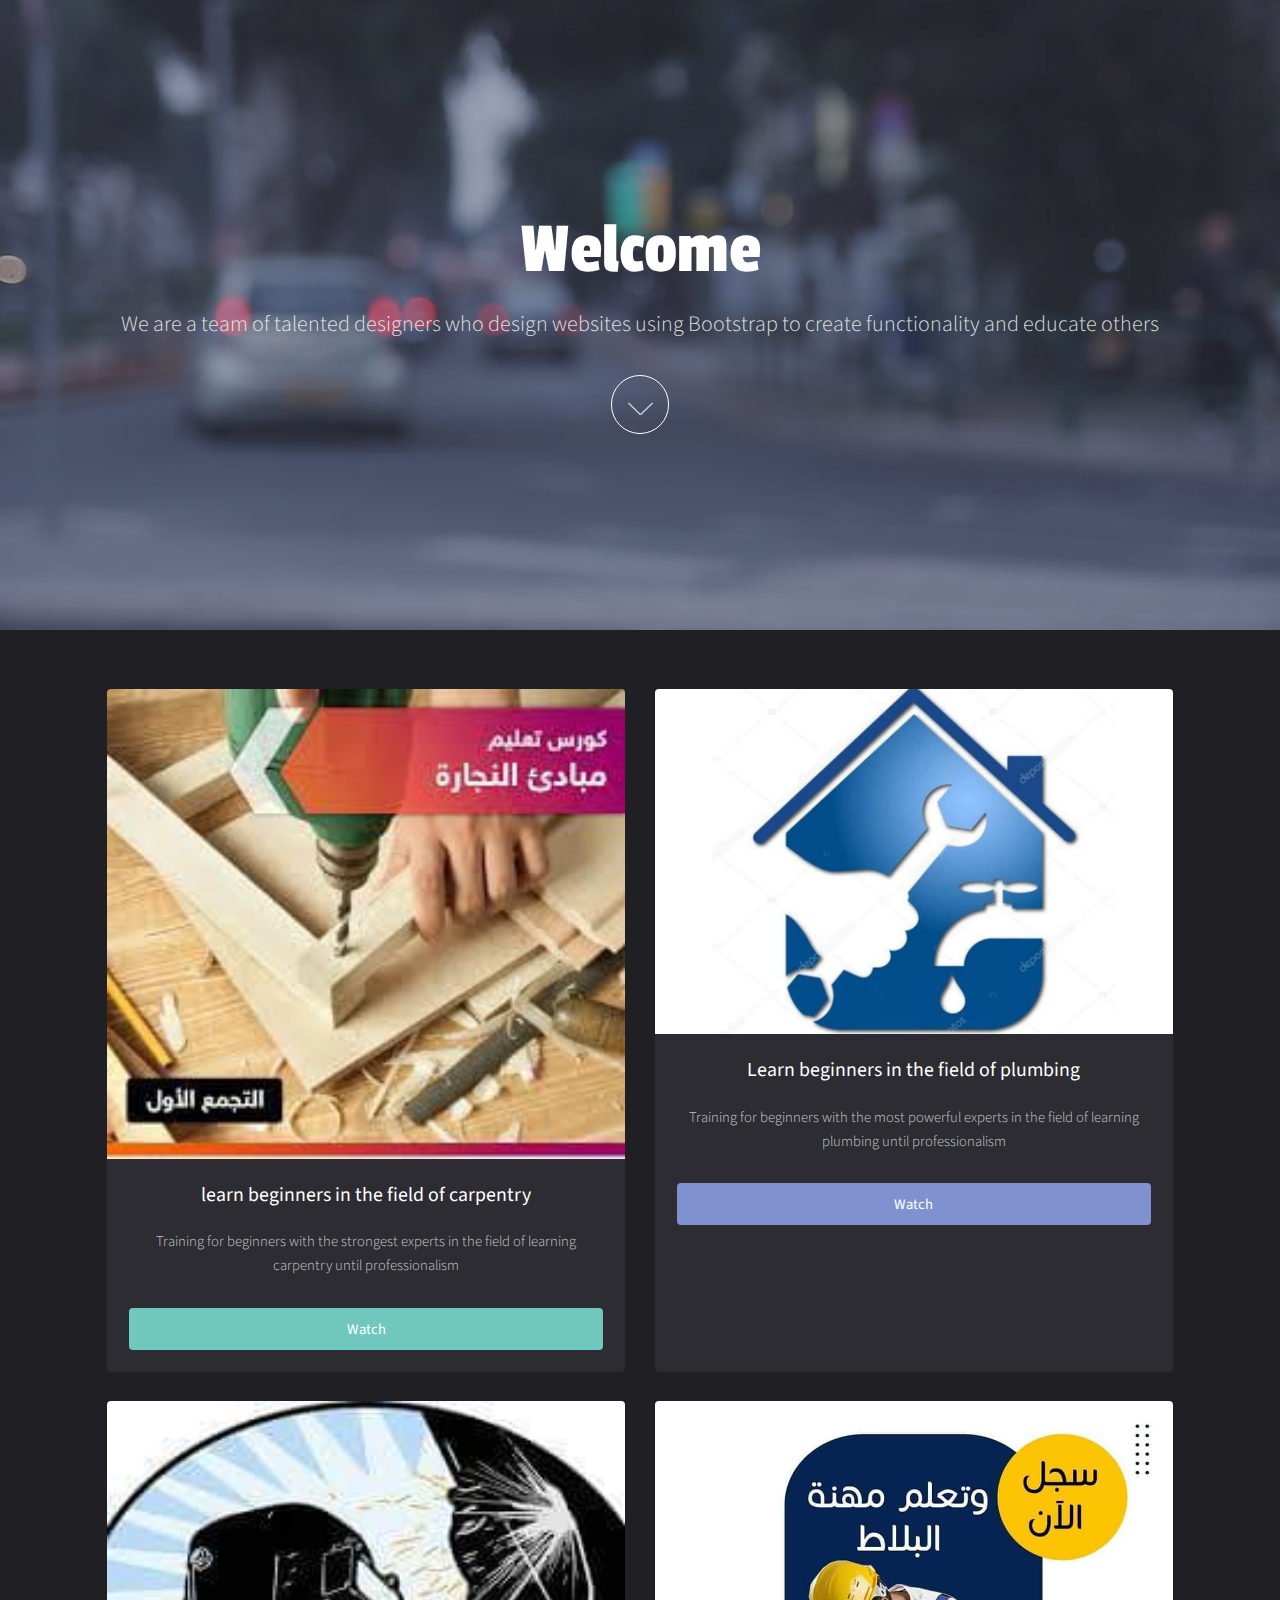
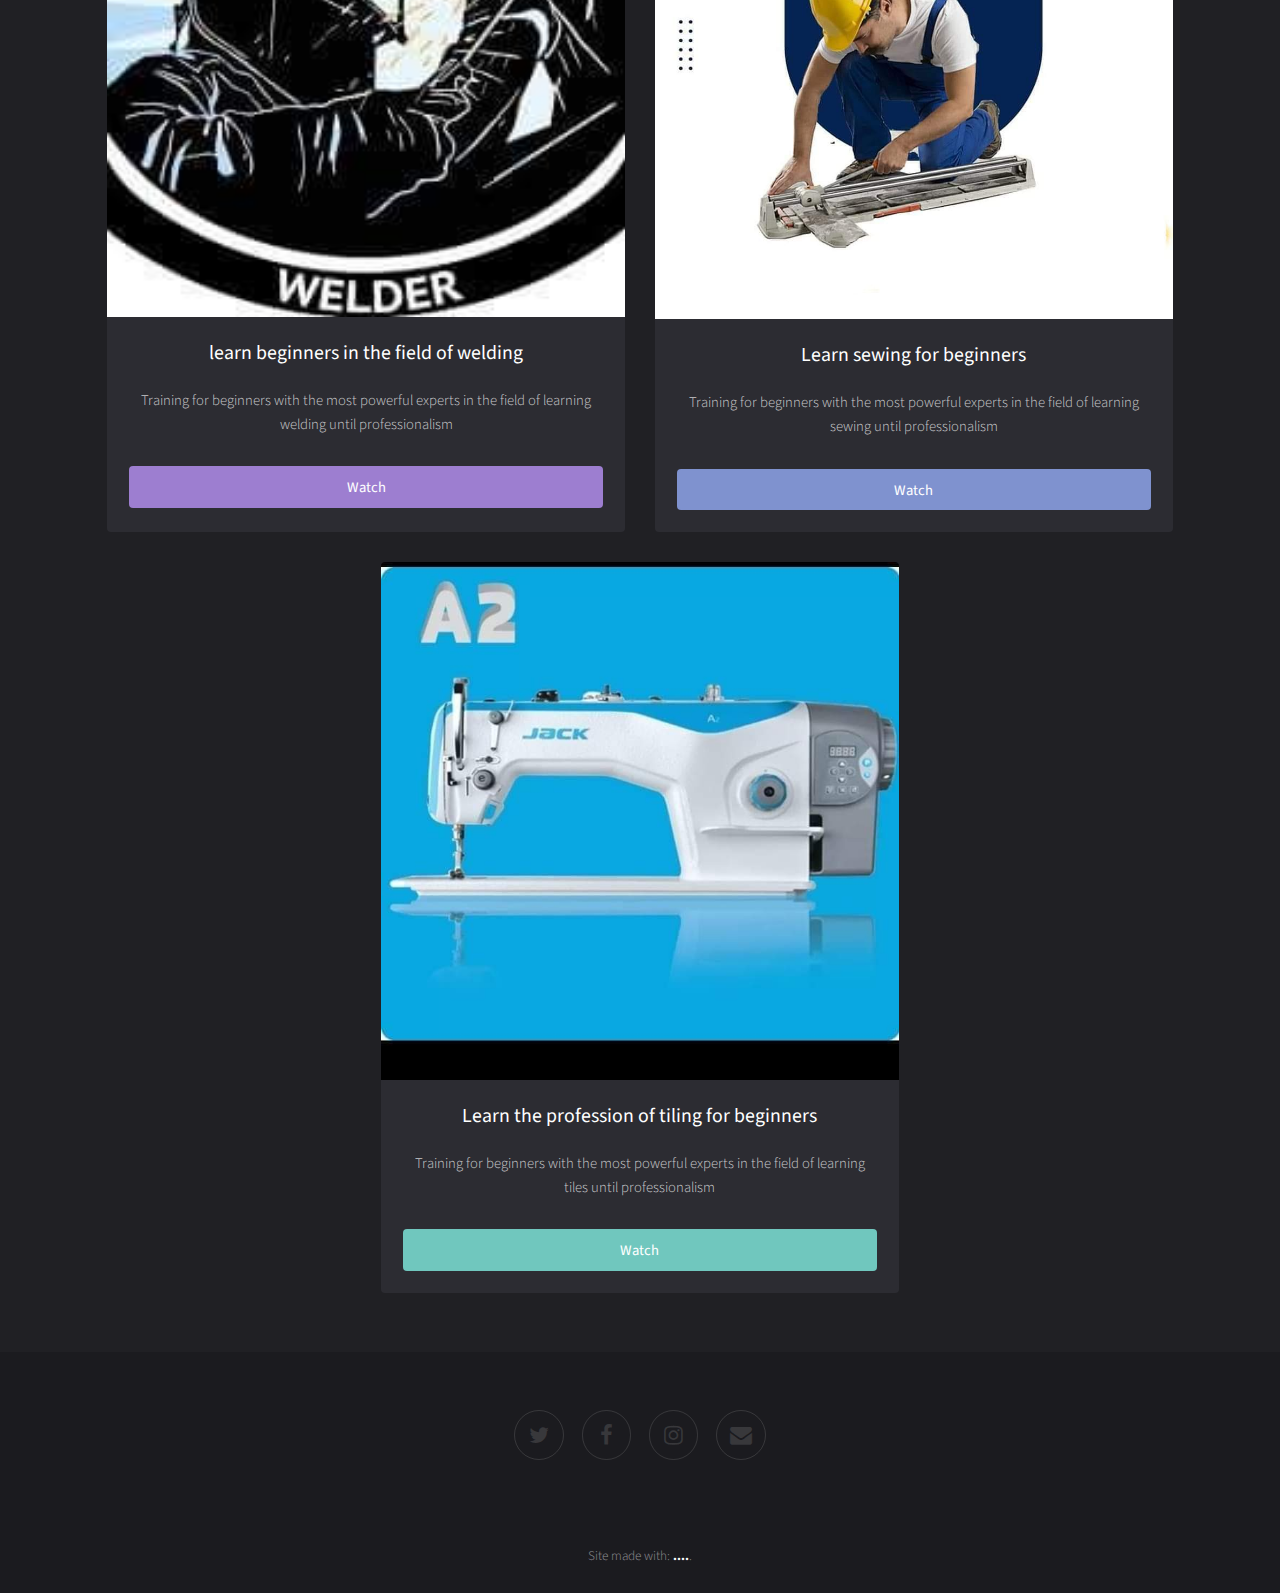
<file: index.html>
<!DOCTYPE HTML>
<!--
	Full Motion by TEMPLATED
	templated.co @templatedco
	Released for free under the Creative Commons Attribution 3.0 license (templated.co/license)-->
	<html><head><title>Hand-crafting education</title><meta charset="utf-8"><meta name="robots" content="index, follow, max-image-preview:large, max-snippet:-1, max-video-preview:-1"><meta name="viewport" content="width=device-width, initial-scale=1"><link rel="stylesheet" href="assets/css/main.css"></head><body id="top">
				<section id="banner" data-video="images/banner"><div class="inner">
						<header><h1>Welcome</h1>
							<p>We are a team of talented designers who design websites using Bootstrap to create functionality and educate others</p>
						</header><a href="#main" class="more">Learn More</a>
					</div>
				</section><!-- Main --><div id="main">
					<div class="inner">

					<!-- Boxes -->
						<div class="thumbnails">

							<div class="box">
								<a href="https://youtu.be/kw1FA0xfZAo?feature=shared" class="image fit"><img src="images/pic1.jpg" alt="" width="600" height="338"></a>
								<div class="inner">
									<h3> learn beginners in the field of carpentry</h3>
									<p>Training for beginners with the strongest experts in the field of learning carpentry until professionalism</p>
									<a href="https://youtu.be/kw1FA0xfZAo?feature=shared" class="button fit" data-poptrox="youtube,800x400">Watch</a>
								</div>
							</div>

							<div class="box">
								<a href="https://youtu.be/ZJVJN5pGqmg?feature=shared" class="image fit"><img src="images/pic2.jpg" alt="" width="600" height="338"></a>
								<div class="inner">
									<h3>Learn beginners in the field of plumbing</h3>
									<p>Training for beginners with the most powerful experts in the field of learning plumbing until professionalism</p>
									<a href="https://youtu.be/ZJVJN5pGqmg?feature=shared" class="button style2 fit" data-poptrox="youtube,800x400">Watch</a>
								</div>
							</div>

							<div class="box">
								<a href="https://youtu.be/-jP1TmxLHRQ?feature=shared" class="image fit"><img src="images/pic3.jpg" alt="" width="600" height="338"></a>
								<div class="inner">
									<h3>learn beginners in the field of  welding</h3>
									<p>Training for beginners with the most powerful experts in the field of learning welding until professionalism</p>
									<a href="https://youtu.be/-jP1TmxLHRQ?feature=shared" class="button style3 fit" data-poptrox="youtube,800x400">Watch</a>
								</div>
							</div>

							<div class="box">
								<a href="https://youtu.be/YIR6C5eexBw?feature=shared" class="image fit"><img src="images/pic4.jpg" alt="" width="600" height="338"></a>
								<div class="inner">
									<h3>Learn sewing for beginners</h3>
									<p>Training for beginners with the most powerful experts in the field of learning sewing until professionalism</p>
									<a href="https://youtu.be/YIR6C5eexBw?feature=shared" class="button style2 fit" data-poptrox="youtube,800x400">Watch</a>
								</div>
							</div>

							<div class="box">
								<a href="https://youtu.be/XFGLJeBGFVk?feature=shared" class="image fit"><img src="images/pic5.jpg" alt="" width="600" height="338"></a>
								<div class="inner">
									<h3>Learn the profession of tiling for beginners</h3>
									<p>Training for beginners with the most powerful experts in the field of learning tiles until professionalism</p>
									<a href="https://youtu.be/XFGLJeBGFVk?feature=shared" class="button fit" data-poptrox="youtube,800x400">Watch</a>
								</div>
							</div>

						</div>

					</div>
				</div>

			<!-- Footer -->
				<footer id="footer"><div class="inner">

						<ul class="icons"><li><a href="#" class="icon fa-twitter"><span class="label">Twitter</span></a></li>
							<li><a href="#" class="icon fa-facebook"><span class="label">Facebook</span></a></li>
							<li><a href="#" class="icon fa-instagram"><span class="label">Instagram</span></a></li>
							<li><a href="#" class="icon fa-envelope"><span class="label">Email</span></a></li>
						</ul></div>
				</footer><div class="copyright">
				Site made with: <a>....</a>.
			</div>

		<!-- Scripts -->
			<script src="assets/js/jquery.min.js"></script><script src="assets/js/jquery.scrolly.min.js"></script><script src="assets/js/jquery.poptrox.min.js"></script><script src="assets/js/skel.min.js"></script><script src="assets/js/util.js"></script><script src="assets/js/main.js"></script></body></html>
</file>
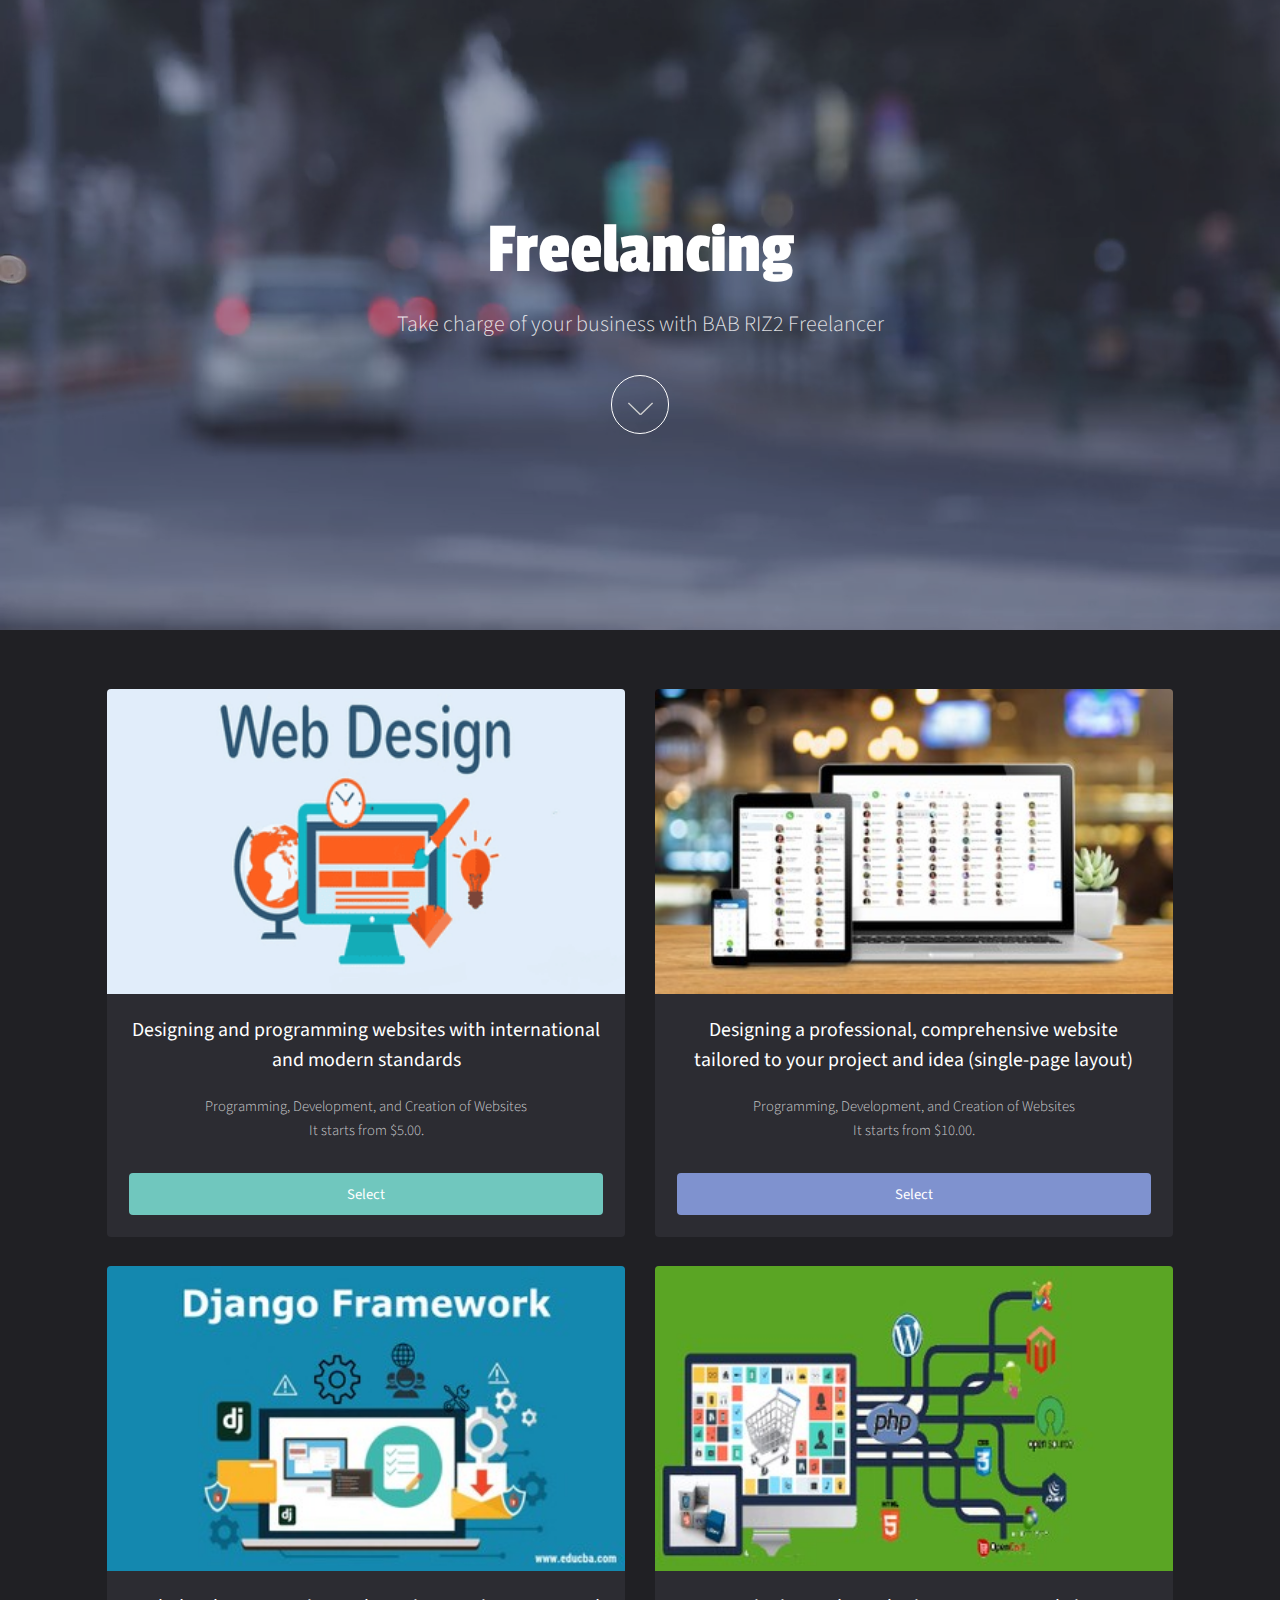
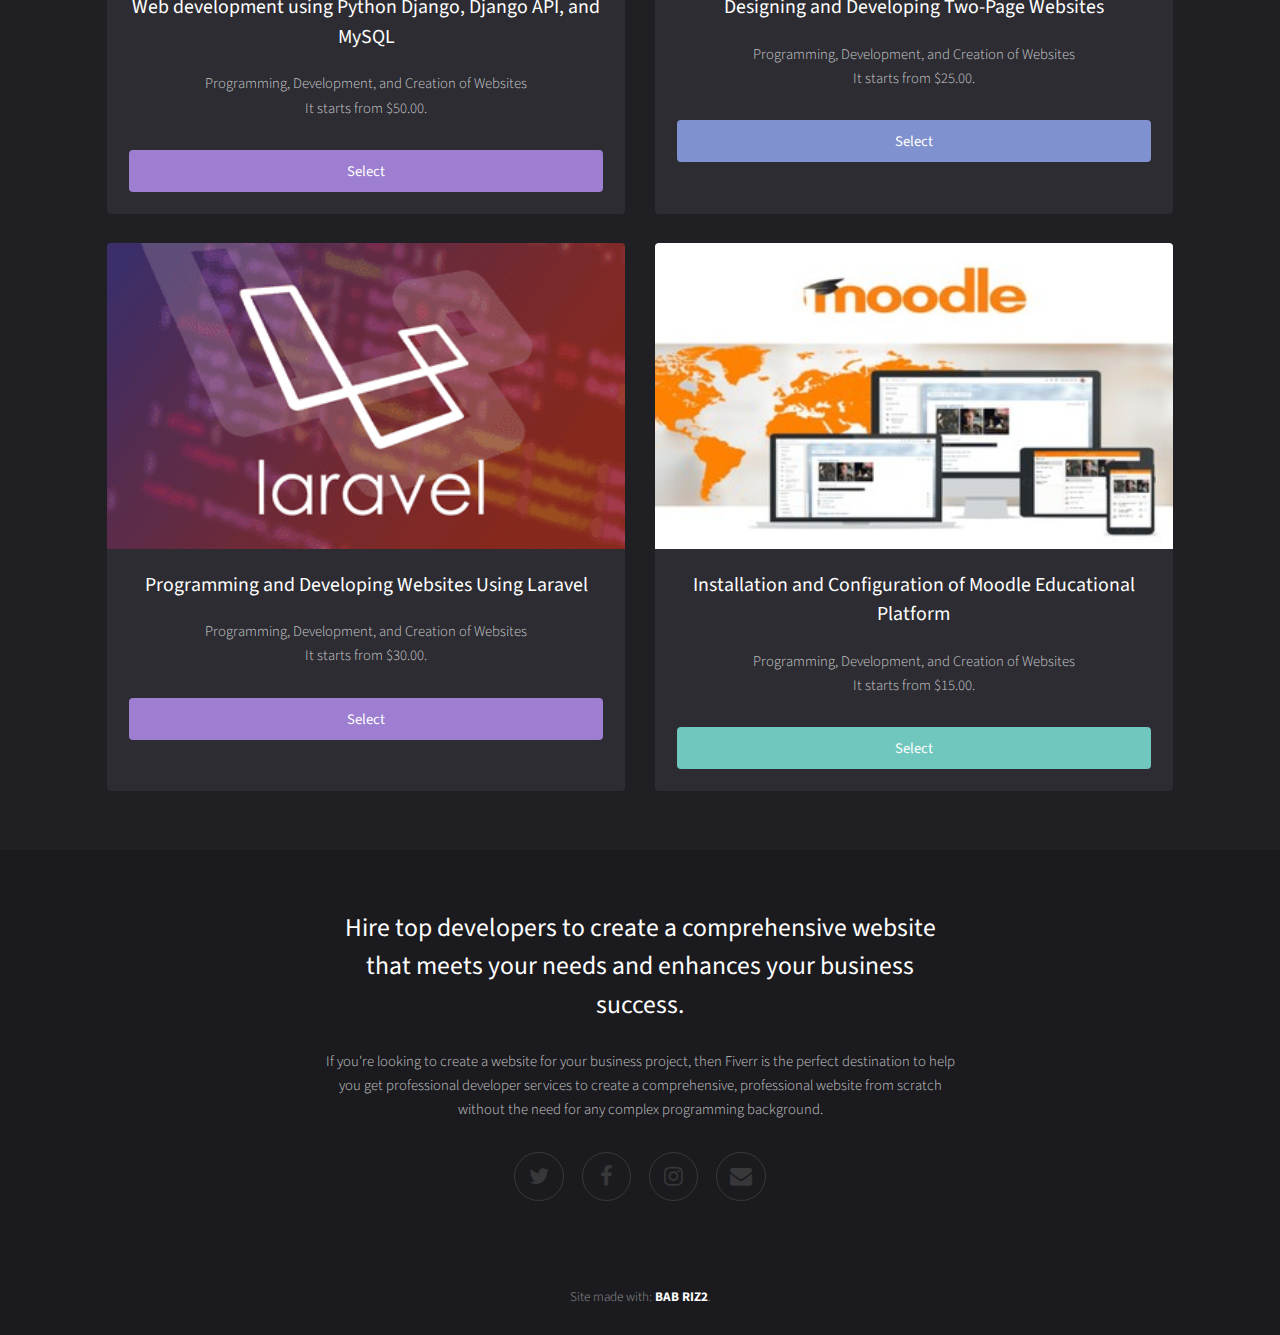
<file: freelancingN.html>
<!DOCTYPE html>
<!--
	Full Motion by TEMPLATED
	templated.co @templatedco
	Released for free under the Creative Commons Attribution 3.0 license (templated.co/license)
-->
<html>
  <head>
    <title>Freelancing</title>
    <meta charset="utf-8" />
    <meta
      name="robots"
      content="index, follow, max-image-preview:large, max-snippet:-1, max-video-preview:-1"
    />
    <meta name="viewport" content="width=device-width, initial-scale=1" />
    <link rel="stylesheet" href="assets/css/main.css" />
  </head>
  <body id="top">
    <!-- Banner -->
    <!--
				To use a video as your background, set data-video to the name of your video without
				its extension (eg. images/banner). Your video must be available in both .mp4 and .webm
				formats to work correctly.
			-->
    <section id="banner" data-video="images/banner">
      <div class="inner">
        <header>
          <h1>Freelancing</h1>
          <p>Take charge of your business with BAB RIZ2 Freelancer</p>
        </header>
        <a href="#main" class="more">Learn More</a>
      </div>
    </section>
    <!-- Main -->
    <div id="main">
      <div class="inner">
        <!-- Boxes -->
        <div class="thumbnails">
          <div class="box">
            <a href="https://youtu.be/s6zR2T9vn2c" class="image fit"
              ><img src="images/pic08.png" alt="" width="600" height="338"
            /></a>
            <div class="inner">
              <h3>
                Designing and programming websites with international and modern
                standards
              </h3>
              <p>
                Programming, Development, and Creation of Websites <br />
                It starts from $5.00.
              </p>
              <a
                href="https://youtu.be/s6zR2T9vn2c"
                class="button fit"
                data-poptrox="youtube,800x400"
                >Select</a
              >
            </div>
          </div>

          <div class="box">
            <a href="https://youtu.be/s6zR2T9vn2c" class="image fit"
              ><img src="images/pic010.jpg" alt="" width="600" height="338"
            /></a>
            <div class="inner">
              <h3>
                Designing a professional, comprehensive website tailored to your
                project and idea (single-page layout)
              </h3>
              <p>
                Programming, Development, and Creation of Websites <br />
                It starts from $10.00.
              </p>
              <a
                href="https://youtu.be/s6zR2T9vn2c"
                class="button style2 fit"
                data-poptrox="youtube,800x400"
                >Select</a
              >
            </div>
          </div>

          <div class="box">
            <a href="https://youtu.be/s6zR2T9vn2c" class="image fit"
              ><img src="images/pic09.jpg" alt="" width="600" height="338"
            /></a>
            <div class="inner">
              <h3>
                Web development using Python Django, Django API, and MySQL
              </h3>
              <p>
                Programming, Development, and Creation of Websites <br />
                It starts from $50.00.
              </p>
              <a
                href="https://youtu.be/s6zR2T9vn2c"
                class="button style3 fit"
                data-poptrox="youtube,800x400"
                >Select</a
              >
            </div>
          </div>

          <div class="box">
            <a href="https://youtu.be/s6zR2T9vn2c" class="image fit"
              ><img src="images/pic011.jpg" alt="" width="600" height="338"
            /></a>
            <div class="inner">
              <h3>Designing and Developing Two-Page Websites</h3>
              <p>
                Programming, Development, and Creation of Websites <br />
                It starts from $25.00.
              </p>
              <a
                href="https://youtu.be/s6zR2T9vn2c"
                class="button style2 fit"
                data-poptrox="youtube,800x400"
                >Select</a
              >
            </div>
          </div>

          <div class="box">
            <a href="https://youtu.be/s6zR2T9vn2c" class="image fit"
              ><img src="images/pic012.png" alt="" width="600" height="338"
            /></a>
            <div class="inner">
              <h3>Programming and Developing Websites Using Laravel</h3>
              <p>
                Programming, Development, and Creation of Websites <br />
                It starts from $30.00.
              </p>
              <a
                href="https://youtu.be/s6zR2T9vn2c"
                class="button style3 fit"
                data-poptrox="youtube,800x400"
                >Select</a
              >
            </div>
          </div>

          <div class="box">
            <a href="https://youtu.be/s6zR2T9vn2c" class="image fit"
              ><img src="images/pic013.jpg" alt="" width="600" height="338"
            /></a>
            <div class="inner">
              <h3>
                Installation and Configuration of Moodle Educational Platform
              </h3>
              <p>
                Programming, Development, and Creation of Websites <br />
                It starts from $15.00.
              </p>
              <a
                href="https://youtu.be/s6zR2T9vn2c"
                class="button fit"
                data-poptrox="youtube,800x400"
                >Select</a
              >
            </div>
          </div>
        </div>
      </div>
    </div>

    <!-- Footer -->
    <footer id="footer">
      <div class="inner">
        <h2>
          Hire top developers to create a comprehensive website that meets your
          needs and enhances your business success.
        </h2>
        <p>
          If you're looking to create a website for your business project, then
          Fiverr is the perfect destination to help you get professional
          developer services to create a comprehensive, professional website
          from scratch without the need for any complex programming background.
        </p>

        <ul class="icons">
          <li>
            <a href="#" class="icon fa-twitter"
              ><span class="label">Twitter</span></a
            >
          </li>
          <li>
            <a href="#" class="icon fa-facebook"
              ><span class="label">Facebook</span></a
            >
          </li>
          <li>
            <a href="#" class="icon fa-instagram"
              ><span class="label">Instagram</span></a
            >
          </li>
          <li>
            <a href="#" class="icon fa-envelope"
              ><span class="label">Email</span></a
            >
          </li>
        </ul>
      </div>
    </footer>
    <div class="copyright">
      Site made with: <a href="https://templated.co/">BAB RIZ2</a>.
    </div>

    <!-- Scripts -->
    <script src="assets/js/jquery.min.js"></script>
    <script src="assets/js/jquery.scrolly.min.js"></script>
    <script src="assets/js/jquery.poptrox.min.js"></script>
    <script src="assets/js/skel.min.js"></script>
    <script src="assets/js/util.js"></script>
    <script src="assets/js/main.js"></script>
  </body>
</html>
</file>
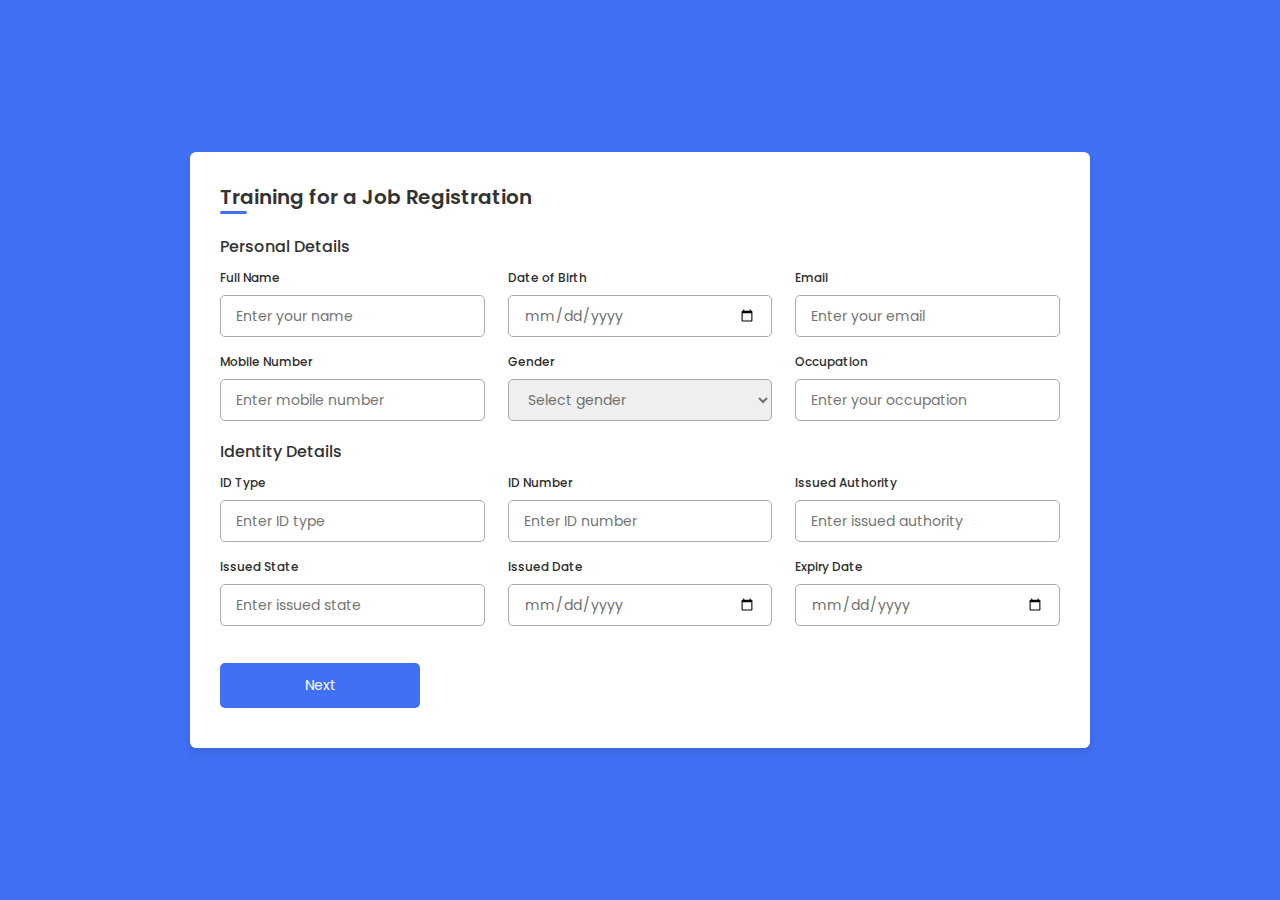
<file: Registration Form/traniang.html>
<!DOCTYPE html>
<html lang="en">
<head>
    <meta charset="UTF-8">
    <meta http-equiv="X-UA-Compatible" content="IE=edge">
    <meta name="viewport" content="width=device-width, initial-scale=1.0">
    <link rel="stylesheet" href="style.css">
    <link rel="stylesheet" href="https://unicons.iconscout.com/release/v4.0.0/css/line.css">
    <title>Registration Form - BAB REZ2</title> 
</head>
<body>
    <div class="container">
        <header>Training for a Job Registration</header>
        <form action="#">
            <div class="form first">
                <div class="details personal">
                    <span class="title">Personal Details</span>
                    <div class="fields">
                        <div class="input-field">
                            <label>Full Name</label>
                            <input type="text" placeholder="Enter your name" required>
                        </div>
                        <div class="input-field">
                            <label>Date of Birth</label>
                            <input type="date" placeholder="Enter birth date" required>
                        </div>
                        <div class="input-field">
                            <label>Email</label>
                            <input type="email" placeholder="Enter your email" required>
                        </div>
                        <div class="input-field">
                            <label>Mobile Number</label>
                            <input type="tel" placeholder="Enter mobile number" required>
                        </div>
                        <div class="input-field">
                            <label>Gender</label>
                            <select required>
                                <option disabled selected>Select gender</option>
                                <option>Male</option>
                                <option>Female</option>
                                <option>Others</option>
                            </select>
                        </div>
                        <div class="input-field">
                            <label>Occupation</label>
                            <input type="text" placeholder="Enter your occupation" required>
                        </div>
                    </div>
                </div>
                <div class="details ID">
                    <span class="title">Identity Details</span>
                    <div class="fields">
                        <div class="input-field">
                            <label>ID Type</label>
                            <input type="text" placeholder="Enter ID type" required>
                        </div>
                        <div class="input-field">
                            <label>ID Number</label>
                            <input type="number" placeholder="Enter ID number" required>
                        </div>
                        <div class="input-field">
                            <label>Issued Authority</label>
                            <input type="text" placeholder="Enter issued authority" required>
                        </div>
                        <div class="input-field">
                            <label>Issued State</label>
                            <input type="text" placeholder="Enter issued state" required>
                        </div>
                        <div class="input-field">
                            <label>Issued Date</label>
                            <input type="date" placeholder="Enter your issued date" required>
                        </div>
                        <div class="input-field">
                            <label>Expiry Date</label>
                            <input type="date" placeholder="Enter expiry date" required>
                        </div>
                    </div>
                    <button class="nextBtn">
                        <span class="btnText">Next</span>
                        <i class="uil uil-navigator"></i>
                    </button>
                </div>
            </div>
            <div class="form second">
                <div class="details address">
                    <span class="title">Address Details</span>
                    <div class="fields">
                        <div class="input-field">
                            <label>Address Type</label>
                            <input type="text" placeholder="Permanent or Temporary" required>
                        </div>
                        <div class="input-field">
                            <label>Nationality</label>
                            <input type="text" placeholder="Enter nationality" required>
                        </div>
                        <div class="input-field">
                            <label>State</label>
                            <input type="text" placeholder="Enter your state" required>
                        </div>
                        <div class="input-field">
                            <label>District</label>
                            <input type="text" placeholder="Enter your district" required>
                        </div>
                        <div class="input-field">
                            <label>Block Number</label>
                            <input type="number" placeholder="Enter block number" required>
                        </div>
                        <div class="input-field">
                            <label>Ward Number</label>
                            <input type="number" placeholder="Enter ward number" required>
                        </div>
                    </div>
                </div>
                <div class="details family">
                    <span class="title">Family Details</span>
                    <div class="fields">
                        <div class="input-field">
                            <label>Father Name</label>
                            <input type="text" placeholder="Enter father name" required>
                        </div>
                        <div class="input-field">
                            <label>Mother Name</label>
                            <input type="text" placeholder="Enter mother name" required>
                        </div>
                        <div class="input-field">
                            <label>Grandfather</label>
                            <input type="text" placeholder="Enter grandfather name" required>
                        </div>
                        <div class="input-field">
                            <label>Spouse Name</label>
                            <input type="text" placeholder="Enter spouse name" required>
                        </div>
                        <div class="input-field">
                            <label>Father in Law</label>
                            <input type="text" placeholder="Father in law name" required>
                        </div>
                        <div class="input-field">
                            <label>Mother in Law</label>
                            <input type="text" placeholder="Mother in law name" required>
                        </div>
                    </div>
                    <div class="buttons">
                        <div class="backBtn">
                            <i class="uil uil-navigator"></i>
                            <span class="btnText">Back</span>
                        </div>
                        <button class="submitBtn">
                            <span class="btnText">Submit</span>
                            <i class="uil uil-navigator"></i>
                        </button>
                    </div>
                </div> 
            </div>
        </form>
    </div>
    <script src="script.js"></script>
</body>
</html>
</file>
<file: Registration Form/style.css>
@import url('https://fonts.googleapis.com/css2?family=Poppins:wght@200;300;400;500;600&display=swap');

* {
    margin: 0;
    padding: 0;
    box-sizing: border-box;
    font-family: 'Poppins', sans-serif;
}

body {
    min-height: 100vh;
    display: flex;
    align-items: center;
    justify-content: center;
    background: #4070f4;
}

.container {
    position: relative;
    max-width: 900px;
    width: 100%;
    border-radius: 6px;
    padding: 30px;
    margin: 0 15px;
    background-color: #fff;
    box-shadow: 0 5px 10px rgba(0, 0, 0, 0.1);
}

.container header {
    position: relative;
    font-size: 20px;
    font-weight: 600;
    color: #333;
}

.container header::before {
    content: "";
    position: absolute;
    left: 0;
    bottom: -2px;
    height: 3px;
    width: 27px;
    border-radius: 8px;
    background-color: #4070f4;
}

.container form {
    position: relative;
    margin-top: 16px;
    min-height: 490px;
    background-color: #fff;
    overflow: hidden;
}

.container form .form {
    position: absolute;
    background-color: #fff;
    transition: 0.3s ease;
}

.container form .form.second {
    opacity: 0;
    pointer-events: none;
    transform: translateX(100%);
}

form.secActive .form.second {
    opacity: 1;
    pointer-events: auto;
    transform: translateX(0);
}

form.secActive .form.first {
    opacity: 0;
    pointer-events: none;
    transform: translateX(-100%);
}

.container form .title {
    display: block;
    margin-bottom: 8px;
    font-size: 16px;
    font-weight: 500;
    margin: 6px 0;
    color: #333;
}

.container form .fields {
    display: flex;
    align-items: center;
    justify-content: space-between;
    flex-wrap: wrap;
}

form .fields .input-field {
    display: flex;
    width: calc(100% / 3 - 15px);
    flex-direction: column;
    margin: 4px 0;
}

.input-field label {
    font-size: 12px;
    font-weight: 500;
    color: #2e2e2e;
}

.input-field input,
select {
    outline: none;
    font-size: 14px;
    font-weight: 400;
    color: #333;
    border-radius: 5px;
    border: 1px solid #aaa;
    padding: 0 15px;
    height: 42px;
    margin: 8px 0;
}

.input-field input:focus,
.input-field select:focus {
    box-shadow: 0 3px 6px rgba(0, 0, 0, 0.13);
}

.input-field select,
.input-field input[type="date"] {
    color: #707070;
}

.input-field input[type="date"]:valid {
    color: #333;
}

.container form button,
.backBtn {
    display: flex;
    align-items: center;
    justify-content: center;
    height: 45px;
    max-width: 200px;
    width: 100%;
    border: none;
    outline: none;
    color: #fff;
    border-radius: 5px;
    margin: 25px 0;
    background-color: #4070f4;
    transition: all 0.3s linear;
    cursor: pointer;
}

.container form .btnText {
    font-size: 14px;
    font-weight: 400;
}

form button:hover {
    background-color: #265df2;
}

.container form .buttons {
    display: flex;
    align-items: center;
}

.container form .buttons button,
.backBtn {
    margin-right: 14px;
}

@media (max-width: 750px) {
    .container form {
        overflow-y: scroll;
    }

    .container form::-webkit-scrollbar {
        display: none;
    }

    form .fields .input-field {
        width: calc(100% / 2 - 15px);
    }
}

@media (max-width: 550px) {
    form .fields .input-field {
        width: 100%;
    }
}
</file>
<file: assets/css/main.css>
@charset "UTF-8";
@import url(font-awesome.min.css);
@import url("https://fonts.googleapis.com/css?family=Source+Sans+Pro:300,400|Passion+One:400");

/*
	Full Motion by TEMPLATED
	templated.co @templatedco
	Released for free under the Creative Commons Attribution 3.0 license (templated.co/license)
*/

/* Reset */

	html, body, div, span, applet, object, iframe, h1, h2, h3, h4, h5, h6, p, blockquote, pre, a, abbr, acronym, address, big, cite, code, del, dfn, em, img, ins, kbd, q, s, samp, small, strike, strong, sub, sup, tt, var, b, u, i, center, dl, dt, dd, ol, ul, li, fieldset, form, label, legend, table, caption, tbody, tfoot, thead, tr, th, td, article, aside, canvas, details, embed, figure, figcaption, footer, header, hgroup, menu, nav, output, ruby, section, summary, time, mark, audio, video {
		margin: 0;
		padding: 0;
		border: 0;
		font-size: 100%;
		font: inherit;
		vertical-align: baseline;
	}
.image.fit img {
	width: 100%;
	height: auto;
}
	article, aside, details, figcaption, figure, footer, header, hgroup, menu, nav, section {
		display: block;
	}

	body {
		line-height: 1;
	}

	ol, ul {
		list-style: none;
	}

	blockquote, q {
		quotes: none;
	}

	blockquote:before, blockquote:after, q:before, q:after {
		content: '';
		content: none;
	}

	table {
		border-collapse: collapse;
		border-spacing: 0;
	}

	body {
		-webkit-text-size-adjust: none;
	}

/* Box Model */

	*, *:before, *:after {
		-moz-box-sizing: border-box;
		-webkit-box-sizing: border-box;
		box-sizing: border-box;
	}

/* Basic */

	@-ms-viewport {
		width: device-width;
	}

	body {
		-ms-overflow-style: scrollbar;
	}

	@media screen and (max-width: 480px) {

		html, body {
			min-width: 320px;
		}

	}

	body {
		background: #202024;
	}

		body.is-loading *, body.is-loading *:before, body.is-loading *:after {
			-moz-animation: none !important;
			-webkit-animation: none !important;
			-ms-animation: none !important;
			animation: none !important;
			-moz-transition: none !important;
			-webkit-transition: none !important;
			-ms-transition: none !important;
			transition: none !important;
		}

/* Type */

	body, input, select, textarea {
		color: rgba(255, 255, 255, 0.75);
		font-family: "Source Sans Pro", sans-serif;
		font-size: 14pt;
		font-weight: 300;
		line-height: 1.65;
	}

		@media screen and (max-width: 1680px) {

			body, input, select, textarea {
				font-size: 11pt;
			}

		}

		@media screen and (max-width: 1280px) {

			body, input, select, textarea {
				font-size: 11pt;
			}

		}

		@media screen and (max-width: 980px) {

			body, input, select, textarea {
				font-size: 12pt;
			}

		}

		@media screen and (max-width: 736px) {

			body, input, select, textarea {
				font-size: 12pt;
			}

		}

		@media screen and (max-width: 480px) {

			body, input, select, textarea {
				font-size: 12pt;
			}

		}

	a {
		-moz-transition: background-color 0.2s ease-in-out, color 0.2s ease-in-out;
		-webkit-transition: background-color 0.2s ease-in-out, color 0.2s ease-in-out;
		-ms-transition: background-color 0.2s ease-in-out, color 0.2s ease-in-out;
		transition: background-color 0.2s ease-in-out, color 0.2s ease-in-out;
		color: rgba(255, 255, 255, 0.75);
		text-decoration: none;
		border-bottom: 1px dotted;
		outline: 0;
	}

		a:hover {
			color: #FFF;
			border: none;
		}

	strong, b {
		color: #fff;
		font-weight: 400;
	}

	em, i {
		font-style: italic;
	}

	p {
		margin: 0 0 2em 0;
	}

	h1, h2, h3, h4, h5, h6 {
		color: #fff;
		font-weight: 400;
		line-height: 1.5;
		margin: 0 0 1em 0;
	}

		h1 a, h2 a, h3 a, h4 a, h5 a, h6 a {
			color: inherit;
			text-decoration: none;
		}

	h2 {
		font-size: 1.75em;
	}

	h3 {
		font-size: 1.35em;
	}

	h4 {
		font-size: 1.1em;
	}

	h5 {
		font-size: 0.9em;
	}

	h6 {
		font-size: 0.7em;
	}

	sub {
		font-size: 0.8em;
		position: relative;
		top: 0.5em;
	}

	sup {
		font-size: 0.8em;
		position: relative;
		top: -0.5em;
	}

	blockquote {
		border-left: solid 4px rgba(144, 144, 144, 0.25);
		font-style: italic;
		margin: 0 0 2em 0;
		padding: 0.5em 0 0.5em 2em;
	}

	code {
		background: rgba(144, 144, 144, 0.075);
		border-radius: 4px;
		border: solid 1px rgba(144, 144, 144, 0.25);
		font-family: "Courier New", monospace;
		font-size: 0.9em;
		margin: 0 0.25em;
		padding: 0.25em 0.65em;
	}

	pre {
		-webkit-overflow-scrolling: touch;
		font-family: "Courier New", monospace;
		font-size: 0.9em;
		margin: 0 0 2em 0;
	}

		pre code {
			display: block;
			line-height: 1.75;
			padding: 1em 1.5em;
			overflow-x: auto;
		}

	hr {
		border: 0;
		border-bottom: solid 1px rgba(144, 144, 144, 0.25);
		margin: 2em 0;
	}

		hr.major {
			margin: 3em 0;
		}

	.align-left {
		text-align: left;
	}

	.align-center {
		text-align: center;
	}

	.align-right {
		text-align: right;
	}

/* Section/Article */

	section.special, article.special {
		text-align: center;
	}

	header p {
		color: rgba(255, 255, 255, 0.5);
		position: relative;
		margin: 0 0 1.5em 0;
	}

	header h2 + p {
		font-size: 1.25em;
		margin-top: -1em;
	}

	header h3 + p {
		font-size: 1.1em;
		margin-top: -0.8em;
	}

	header h4 + p,
	header h5 + p,
	header h6 + p {
		font-size: 0.9em;
		margin-top: -0.6em;
	}

/* Box */

	.thumbnails {
		display: -moz-flex;
		display: -webkit-flex;
		display: -ms-flex;
		display: flex;
		-moz-align-items: stretch;
		-webkit-align-items: stretch;
		-ms-align-items: stretch;
		align-items: stretch;
		-moz-justify-content: center;
		-webkit-justify-content: center;
		-ms-justify-content: center;
		justify-content: center;
		-moz-flex-wrap: wrap;
		-webkit-flex-wrap: wrap;
		-ms-flex-wrap: wrap;
		flex-wrap: wrap;
	}

		.thumbnails .box {
			margin: 0 1em 2em 1em;
			width: 30%;
		}

			@media screen and (max-width: 1280px) {

				.thumbnails .box {
					width: 45%;
				}

			}

			@media screen and (max-width: 736px) {

				.thumbnails .box {
					width: 100%;
				}

			}

/* Form */

	form {
		margin: 0 0 2em 0;
	}

	label {
		color: #fff;
		display: block;
		font-size: 0.9em;
		font-weight: 400;
		margin: 0 0 1em 0;
	}

	input[type="text"],
	input[type="password"],
	input[type="email"],
	input[type="tel"],
	select,
	textarea {
		-moz-appearance: none;
		-webkit-appearance: none;
		-ms-appearance: none;
		appearance: none;
		background: rgba(144, 144, 144, 0.075);
		border-radius: 4px;
		border: none;
		border: solid 1px rgba(144, 144, 144, 0.25);
		color: inherit;
		display: block;
		outline: 0;
		padding: 0 1em;
		text-decoration: none;
		width: 100%;
	}

		input[type="text"]:invalid,
		input[type="password"]:invalid,
		input[type="email"]:invalid,
		input[type="tel"]:invalid,
		select:invalid,
		textarea:invalid {
			box-shadow: none;
		}

		input[type="text"]:focus,
		input[type="password"]:focus,
		input[type="email"]:focus,
		input[type="tel"]:focus,
		select:focus,
		textarea:focus {
			border-color: #ff8686;
			box-shadow: 0 0 0 1px #ff8686;
		}

	.select-wrapper {
		text-decoration: none;
		display: block;
		position: relative;
	}

		.select-wrapper:before {
			content: "";
			-moz-osx-font-smoothing: grayscale;
			-webkit-font-smoothing: antialiased;
			font-family: FontAwesome;
			font-style: normal;
			font-weight: normal;
			text-transform: none !important;
		}

		.select-wrapper:before {
			color: rgba(144, 144, 144, 0.25);
			display: block;
			height: 2.75em;
			line-height: 2.75em;
			pointer-events: none;
			position: absolute;
			right: 0;
			text-align: center;
			top: 0;
			width: 2.75em;
		}

		.select-wrapper select::-ms-expand {
			display: none;
		}

	input[type="text"],
	input[type="password"],
	input[type="email"],
	select {
		height: 2.75em;
	}

	textarea {
		padding: 0.75em 1em;
	}

	input[type="checkbox"],
	input[type="radio"] {
		-moz-appearance: none;
		-webkit-appearance: none;
		-ms-appearance: none;
		appearance: none;
		display: block;
		float: left;
		margin-right: -2em;
		opacity: 0;
		width: 1em;
		z-index: -1;
	}

		input[type="checkbox"] + label,
		input[type="radio"] + label {
			text-decoration: none;
			color: rgba(255, 255, 255, 0.75);
			cursor: pointer;
			display: inline-block;
			font-size: 1em;
			font-weight: 300;
			padding-left: 2.4em;
			padding-right: 0.75em;
			position: relative;
		}

			input[type="checkbox"] + label:before,
			input[type="radio"] + label:before {
				-moz-osx-font-smoothing: grayscale;
				-webkit-font-smoothing: antialiased;
				font-family: FontAwesome;
				font-style: normal;
				font-weight: normal;
				text-transform: none !important;
			}

			input[type="checkbox"] + label:before,
			input[type="radio"] + label:before {
				background: rgba(144, 144, 144, 0.075);
				border-radius: 4px;
				border: solid 1px rgba(144, 144, 144, 0.25);
				content: '';
				display: inline-block;
				height: 1.65em;
				left: 0;
				line-height: 1.58125em;
				position: absolute;
				text-align: center;
				top: 0;
				width: 1.65em;
			}

		input[type="checkbox"]:checked + label:before,
		input[type="radio"]:checked + label:before {
			background: #ff8686;
			border-color: #ff8686;
			color: #ffffff;
			content: '\f00c';
		}

		input[type="checkbox"]:focus + label:before,
		input[type="radio"]:focus + label:before {
			border-color: #ff8686;
			box-shadow: 0 0 0 1px #ff8686;
		}

	input[type="checkbox"] + label:before {
		border-radius: 4px;
	}

	input[type="radio"] + label:before {
		border-radius: 100%;
	}

	::-webkit-input-placeholder {
		color: rgba(255, 255, 255, 0.5) !important;
		opacity: 1.0;
	}

	:-moz-placeholder {
		color: rgba(255, 255, 255, 0.5) !important;
		opacity: 1.0;
	}

	::-moz-placeholder {
		color: rgba(255, 255, 255, 0.5) !important;
		opacity: 1.0;
	}

	:-ms-input-placeholder {
		color: rgba(255, 255, 255, 0.5) !important;
		opacity: 1.0;
	}

	.formerize-placeholder {
		color: rgba(255, 255, 255, 0.5) !important;
		opacity: 1.0;
	}

/* Box */

	.box {
		border-radius: 4px;
		margin-bottom: 2em;
		background: #2c2c32;
		text-align: center;
	}

		.box > :last-child,
		.box > :last-child > :last-child,
		.box > :last-child > :last-child > :last-child {
			margin-bottom: 0;
		}

		.box .image.fit {
			margin: 0;
		}

		.box .image img {
			border-radius: 4px 4px 0 0;
		}

		.box .inner {
			padding: 1.5em;
			width: 100% !important;
		}

			@media screen and (max-width: 480px) {

				.box .inner {
					padding: 1em;
				}

			}

		.box.alt {
			border: 0;
			border-radius: 0;
			padding: 0;
		}

/* Icon */

	.icon {
		text-decoration: none;
		border-bottom: none;
		position: relative;
	}

		.icon:before {
			-moz-osx-font-smoothing: grayscale;
			-webkit-font-smoothing: antialiased;
			font-family: FontAwesome;
			font-style: normal;
			font-weight: normal;
			text-transform: none !important;
		}

		.icon > .label {
			display: none;
		}

/* Image */

	.image {
		border-radius: 4px;
		border: 0;
		display: inline-block;
		position: relative;
	}

		.image img {
			border-radius: 4px;
			display: block;
		}

		.image.left, .image.right {
			max-width: 40%;
		}

			.image.left img, .image.right img {
				width: 100%;
			}

		.image.left {
			float: left;
			padding: 0 1.5em 1em 0;
			top: 0.25em;
		}

		.image.right {
			float: right;
			padding: 0 0 1em 1.5em;
			top: 0.25em;
		}

		.image.fit {
			display: block;
			margin: 0 0 2em 0;
			width: 100%;
		}

			.image.fit img {
				width: 100%;
			}

		.image.main {
			display: block;
			margin: 0 0 3em 0;
			width: 100%;
		}

			.image.main img {
				width: 100%;
			}

/* List */

	ol {
		list-style: decimal;
		margin: 0 0 2em 0;
		padding-left: 1.25em;
	}

		ol li {
			padding-left: 0.25em;
		}

	ul {
		list-style: disc;
		margin: 0 0 2em 0;
		padding-left: 1em;
	}

		ul li {
			padding-left: 0.5em;
		}

		ul.alt {
			list-style: none;
			padding-left: 0;
		}

			ul.alt li {
				border-top: solid 1px rgba(144, 144, 144, 0.25);
				padding: 0.5em 0;
			}

				ul.alt li:first-child {
					border-top: 0;
					padding-top: 0;
				}

		ul.icons {
			cursor: default;
			list-style: none;
			padding-left: 0;
		}

			ul.icons li {
				display: inline-block;
				text-align: center;
				padding-left: 0;
				padding-right: 1em;
			}

				ul.icons li a {
					display: block;
					border-radius: 100%;
					margin: 0;
					padding: 0.5em;
					border: solid 1px rgba(144, 144, 144, 0.25);
					color: rgba(144, 144, 144, 0.25);
				}

					ul.icons li a:before {
						font-size: 1.5em;
						display: block;
						width: 1.5em;
						height: 1.5em;
						line-height: 1.5em;
					}

					ul.icons li a:hover {
						background-color: #202024;
						color: #FFF;
					}

				ul.icons li:last-child {
					padding-right: 0;
				}

		ul.actions {
			cursor: default;
			list-style: none;
			padding-left: 0;
		}

			ul.actions li {
				display: inline-block;
				padding: 0 1em 0 0;
				vertical-align: middle;
			}

				ul.actions li:last-child {
					padding-right: 0;
				}

			ul.actions.small li {
				padding: 0 0.5em 0 0;
			}

			ul.actions.vertical li {
				display: block;
				padding: 1em 0 0 0;
			}

				ul.actions.vertical li:first-child {
					padding-top: 0;
				}

				ul.actions.vertical li > * {
					margin-bottom: 0;
				}

			ul.actions.vertical.small li {
				padding: 0.5em 0 0 0;
			}

				ul.actions.vertical.small li:first-child {
					padding-top: 0;
				}

			ul.actions.fit {
				display: table;
				margin-left: -1em;
				padding: 0;
				table-layout: fixed;
				width: calc(100% + 1em);
			}

				ul.actions.fit li {
					display: table-cell;
					padding: 0 0 0 1em;
				}

					ul.actions.fit li > * {
						margin-bottom: 0;
					}

				ul.actions.fit.small {
					margin-left: -0.5em;
					width: calc(100% + 0.5em);
				}

					ul.actions.fit.small li {
						padding: 0 0 0 0.5em;
					}

			@media screen and (max-width: 480px) {

				ul.actions {
					margin: 0 0 2em 0;
				}

					ul.actions li {
						padding: 1em 0 0 0;
						display: block;
						text-align: center;
						width: 100%;
					}

						ul.actions li:first-child {
							padding-top: 0;
						}

						ul.actions li > * {
							width: 100%;
							margin: 0 !important;
						}

							ul.actions li > *.icon:before {
								margin-left: -2em;
							}

					ul.actions.small li {
						padding: 0.5em 0 0 0;
					}

						ul.actions.small li:first-child {
							padding-top: 0;
						}

			}

	dl {
		margin: 0 0 2em 0;
	}

		dl dt {
			display: block;
			font-weight: 400;
			margin: 0 0 1em 0;
		}

		dl dd {
			margin-left: 2em;
		}

/* Table */

	.table-wrapper {
		-webkit-overflow-scrolling: touch;
		overflow-x: auto;
	}

	table {
		margin: 0 0 2em 0;
		width: 100%;
	}

		table tbody tr {
			border: solid 1px rgba(144, 144, 144, 0.25);
			border-left: 0;
			border-right: 0;
		}

			table tbody tr:nth-child(2n + 1) {
				background-color: rgba(144, 144, 144, 0.075);
			}

		table td {
			padding: 0.75em 0.75em;
		}

		table th {
			color: #fff;
			font-size: 0.9em;
			font-weight: 400;
			padding: 0 0.75em 0.75em 0.75em;
			text-align: left;
		}

		table thead {
			border-bottom: solid 2px rgba(144, 144, 144, 0.25);
		}

		table tfoot {
			border-top: solid 2px rgba(144, 144, 144, 0.25);
		}

		table.alt {
			border-collapse: separate;
		}

			table.alt tbody tr td {
				border: solid 1px rgba(144, 144, 144, 0.25);
				border-left-width: 0;
				border-top-width: 0;
			}

				table.alt tbody tr td:first-child {
					border-left-width: 1px;
				}

			table.alt tbody tr:first-child td {
				border-top-width: 1px;
			}

			table.alt thead {
				border-bottom: 0;
			}

			table.alt tfoot {
				border-top: 0;
			}

/* Button */

	input[type="submit"],
	input[type="reset"],
	input[type="button"],
	button,
	.button {
		-moz-appearance: none;
		-webkit-appearance: none;
		-ms-appearance: none;
		appearance: none;
		-moz-transition: background-color 0.2s ease-in-out, color 0.2s ease-in-out;
		-webkit-transition: background-color 0.2s ease-in-out, color 0.2s ease-in-out;
		-ms-transition: background-color 0.2s ease-in-out, color 0.2s ease-in-out;
		transition: background-color 0.2s ease-in-out, color 0.2s ease-in-out;
		background-color: #70c7be;
		border-radius: 4px;
		border: 0;
		color: #ffffff !important;
		cursor: pointer;
		display: inline-block;
		font-weight: 400;
		height: 2.85em;
		line-height: 2.95em;
		padding: 0 1.5em;
		text-align: center;
		text-decoration: none;
		white-space: nowrap;
	}

		input[type="submit"]:hover,
		input[type="reset"]:hover,
		input[type="button"]:hover,
		button:hover,
		.button:hover {
			background-color: #82cec6;
		}

		input[type="submit"]:active,
		input[type="reset"]:active,
		input[type="button"]:active,
		button:active,
		.button:active {
			background-color: #5ec0b6;
		}

		input[type="submit"].icon,
		input[type="reset"].icon,
		input[type="button"].icon,
		button.icon,
		.button.icon {
			padding-left: 1.35em;
		}

			input[type="submit"].icon:before,
			input[type="reset"].icon:before,
			input[type="button"].icon:before,
			button.icon:before,
			.button.icon:before {
				margin-right: 0.5em;
			}

		input[type="submit"].fit,
		input[type="reset"].fit,
		input[type="button"].fit,
		button.fit,
		.button.fit {
			display: block;
			margin: 0 0 1em 0;
			width: 100%;
		}

		input[type="submit"].small,
		input[type="reset"].small,
		input[type="button"].small,
		button.small,
		.button.small {
			font-size: 0.8em;
		}

		input[type="submit"].big,
		input[type="reset"].big,
		input[type="button"].big,
		button.big,
		.button.big {
			font-size: 1.35em;
		}

		input[type="submit"].disabled, input[type="submit"]:disabled,
		input[type="reset"].disabled,
		input[type="reset"]:disabled,
		input[type="button"].disabled,
		input[type="button"]:disabled,
		button.disabled,
		button:disabled,
		.button.disabled,
		.button:disabled {
			background-color: rgba(255, 255, 255, 0.75) !important;
			box-shadow: inset 0 -0.15em 0 0 rgba(0, 0, 0, 0.15);
			color: #202024 !important;
			cursor: default;
			opacity: 0.25;
		}

		input[type="submit"].style2,
		input[type="reset"].style2,
		input[type="button"].style2,
		button.style2,
		.button.style2 {
			background-color: #7f92cf;
		}

			input[type="submit"].style2:hover,
			input[type="reset"].style2:hover,
			input[type="button"].style2:hover,
			button.style2:hover,
			.button.style2:hover {
				background-color: #92a2d6;
			}

			input[type="submit"].style2:active,
			input[type="reset"].style2:active,
			input[type="button"].style2:active,
			button.style2:active,
			.button.style2:active {
				background-color: #6c82c8;
			}

		input[type="submit"].style3,
		input[type="reset"].style3,
		input[type="button"].style3,
		button.style3,
		.button.style3 {
			background-color: #9d7ed0;
		}

			input[type="submit"].style3:hover,
			input[type="reset"].style3:hover,
			input[type="button"].style3:hover,
			button.style3:hover,
			.button.style3:hover {
				background-color: #ab91d7;
			}

			input[type="submit"].style3:active,
			input[type="reset"].style3:active,
			input[type="button"].style3:active,
			button.style3:active,
			.button.style3:active {
				background-color: #8f6bc9;
			}

		@media screen and (max-width: 480px) {

			input[type="submit"],
			input[type="reset"],
			input[type="button"],
			button,
			.button {
				padding: 0;
			}

		}

/* Poptrox */

	.poptrox-popup {
		-moz-box-sizing: content-box;
		-webkit-box-sizing: content-box;
		-ms-box-sizing: content-box;
		box-sizing: content-box;
		background: #000;
		box-shadow: 0 0.5em 3em 0 rgba(0, 0, 0, 0.25);
		border-radius: 4px;
		padding: 2em;
		overflow: hidden;
	}

		.poptrox-popup .closer {
			-moz-transition: opacity 0.2s ease-in-out;
			-webkit-transition: opacity 0.2s ease-in-out;
			-ms-transition: opacity 0.2s ease-in-out;
			transition: opacity 0.2s ease-in-out;
			text-decoration: none;
			position: absolute;
			top: .5em;
			right: .5em;
			z-index: 11000;
			-webkit-tap-highlight-color: rgba(255, 255, 255, 0);
			white-space: nowrap;
			text-indent: 2em;
			overflow: hidden;
			width: 2em;
			height: 2em;
			display: block;
		}

			.poptrox-popup .closer:before {
				content: "\f00d";
				-moz-osx-font-smoothing: grayscale;
				-webkit-font-smoothing: antialiased;
				font-family: FontAwesome;
				font-style: normal;
				font-weight: normal;
				text-transform: none !important;
				display: block;
				position: relative;
				text-indent: 0;
				border-radius: 100%;
				box-shadow: inset 0 0 0 1px rgba(255, 255, 255, 0.25);
				color: #ffffff !important;
				width: 2em;
				height: 2em;
				line-height: 2em;
			}

		.poptrox-popup:hover .closer {
			opacity: 0.5;
		}

		.poptrox-popup:hover .closer:hover {
			opacity: 1.0;
		}

		@media screen and (max-width: 736px) {

			.poptrox-popup {
				padding: 0;
			}

				.poptrox-popup .closer {
					display: none !important;
				}

		}

/* Banner */

	#banner {
		-moz-align-items: center;
		-webkit-align-items: center;
		-ms-align-items: center;
		align-items: center;
		display: -moz-flex;
		display: -webkit-flex;
		display: -ms-flex;
		display: flex;
		-moz-justify-content: center;
		-webkit-justify-content: center;
		-ms-justify-content: center;
		justify-content: center;
		padding: 8em 4em 6em 4em;
		min-height: 70vh;
		background-image: url("../../images/banner.jpg");
		background-position: center;
		background-size: cover;
		background-repeat: no-repeat;
		border-top: 0;
		position: relative;
		text-align: center;
		overflow: hidden;
	}

		#banner .inner {
			text-align: center;
			position: relative;
			z-index: 2;
		}

		#banner h1 {
			color: #fff;
			font-size: 5em;
			font-weight: 400;
			font-family: 'Passion One', cursive;
			margin: 0;
		}

			@media screen and (max-width: 980px) {

				#banner h1 {
					font-size: 5em;
				}

			}

			@media screen and (max-width: 736px) {

				#banner h1 {
					font-size: 3em;
				}

			}

		#banner p {
			color: rgba(255, 255, 255, 0.85);
			font-size: 1.5em;
			font-weight: 300;
		}

			@media screen and (max-width: 980px) {

				#banner p {
					font-size: 1.5em;
				}

			}

			@media screen and (max-width: 480px) {

				#banner p {
					font-size: 1.25em;
				}

			}

		#banner a {
			color: rgba(255, 255, 255, 0.75);
			text-decoration: none;
			border-bottom: 1px dotted;
		}

			#banner a:hover {
				color: #FFF;
				border: none;
			}

		#banner .more {
			background-image: url("images/arrow.svg");
			background-position: center 1.35em;
			background-repeat: no-repeat;
			background-size: auto;
			border: 1px solid #fff;
			border-radius: 100%;
			color: rgba(255, 255, 255, 0.75);
			display: block;
			height: 4em;
			text-indent: 4em;
			overflow: hidden;
			white-space: nowrap;
			width: 4em;
			z-index: 2;
			margin: 0 auto 2em auto;
		}

			#banner .more:hover {
				background-color: rgba(255, 255, 255, 0.05);
				border: 1px solid #fff;
				color: #FFF;
			}

		#banner video {
			-moz-transform: translateX(50%) translateY(50%);
			-webkit-transform: translateX(50%) translateY(50%);
			-ms-transform: translateX(50%) translateY(50%);
			transform: translateX(50%) translateY(50%);
			position: absolute;
			bottom: 50%;
			right: 50%;
			width: auto;
			height: auto;
			min-width: 100%;
			min-height: 100%;
			overflow: hidden;
		}

		#banner:before {
			-moz-transition: opacity 3s ease;
			-webkit-transition: opacity 3s ease;
			-ms-transition: opacity 3s ease;
			transition: opacity 3s ease;
			-moz-transition-delay: 1s;
			-webkit-transition-delay: 1s;
			-ms-transition-delay: 1s;
			transition-delay: 1s;
			content: '';
			background-color: #42424f;
			display: block;
			height: 100%;
			left: 0;
			opacity: 0.45;
			position: absolute;
			top: 0;
			width: 100%;
			z-index: 1;
		}

		@media screen and (max-width: 1280px) {

			#banner video {
				display: none;
			}

		}

		@media screen and (max-width: 980px) {

			#banner br {
				display: none;
			}

		}

		@media screen and (max-width: 736px) {

			#banner {
				min-height: 0;
				padding: 6em 2em 4em 2em;
			}

				#banner br {
					display: none;
				}

		}

		body.is-loading #banner:before {
			opacity: 1;
		}

/* Main */

	#main {
		padding: 4em 0 2em 0;
	}

		@media screen and (max-width: 736px) {

			#main {
				padding: 3em 0 1em 0;
			}

		}

		#main .inner {
			width: 90%;
			max-width: 80em;
			margin: 0 auto;
		}

			@media screen and (max-width: 480px) {

				#main .inner {
					width: 95%;
				}

			}

/* Footer */

	#footer {
		padding: 4em 0 2em 0;
		background-color: #1b1b1f;
		text-align: center;
	}

		#footer .inner {
			width: 50%;
			margin: 0 auto;
		}

			@media screen and (max-width: 980px) {

				#footer .inner {
					width: 75%;
				}

			}

			@media screen and (max-width: 480px) {

				#footer .inner {
					width: 90%;
				}

			}

		#footer .copyright {
			color: rgba(255, 255, 255, 0.5);
			font-size: 0.9em;
			margin: 0 0 2em 0;
			padding: 0;
			text-align: center;
		}
.copyright {
	background-color: #1b1b1f;
	color: rgba(255, 255, 255, 0.5);
	font-size: 0.9em;
	padding: 2em 0 2em 0;
	text-align: center;
}
.copyright a {
	color:white;
	border-bottom: none;
	font-weight: 700;
	text-decoration: none;
}

		@media screen and (max-width: 736px) {

			#footer {
				padding: 3em 0 1em 0;
			}

		}
</file>
